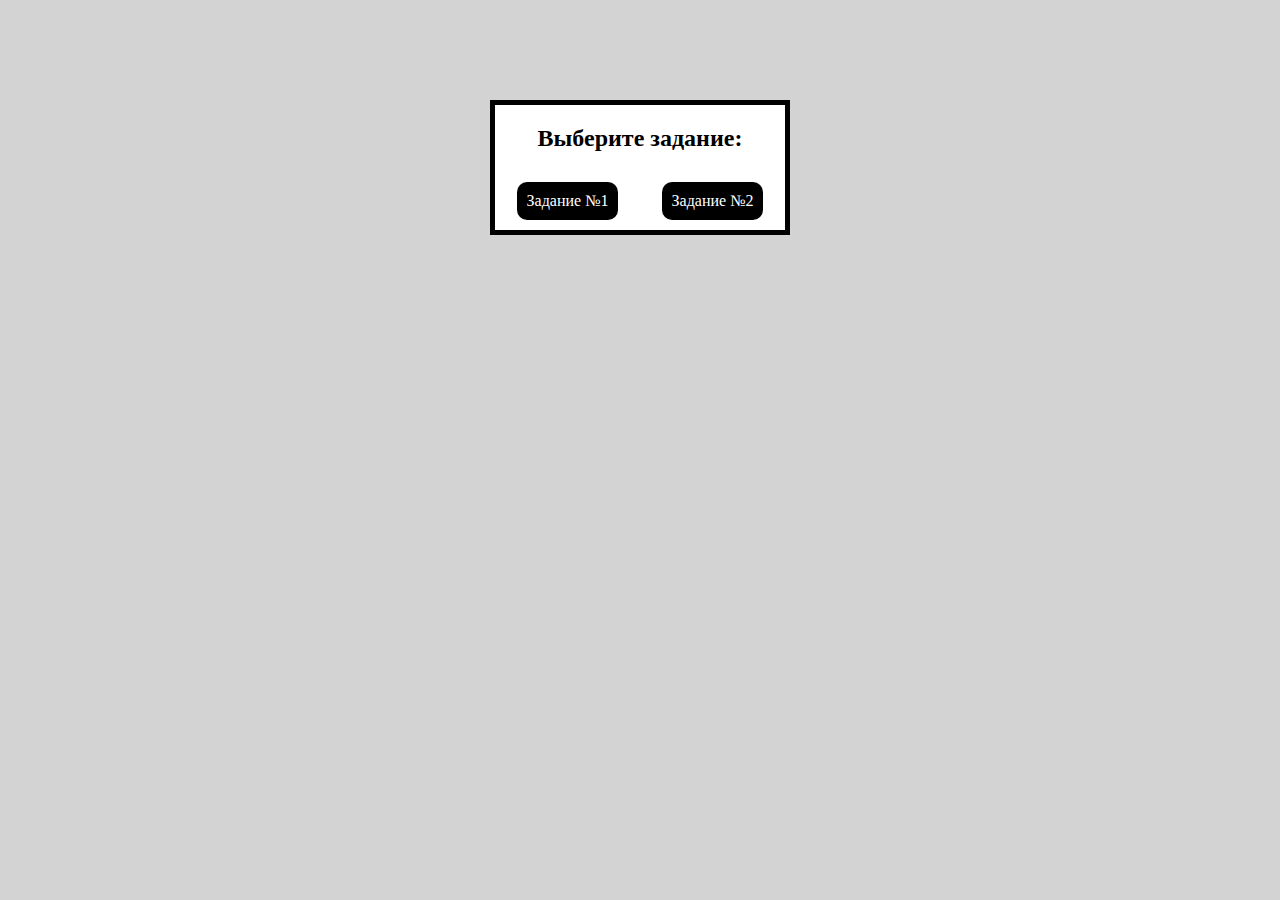
<file: index.html>
<!DOCTYPE html>
<html lang="en">

<head>
    <meta charset="UTF-8">
    <meta name="viewport" content="width=device-width, initial-scale=1.0">
    <title>Практика (1-7)</title>
    <link rel="stylesheet" href="style.css">
</head>

<body>
    <section>
        <h2>Выберите задание:</h2>
        <div>
            <a target="_blank" href="work1/index.html">Задание №1</a>
            <a target="_blank" href="work2/index.html">Задание №2</a>
        </div>
    </section>
</body>

</html>
</file>
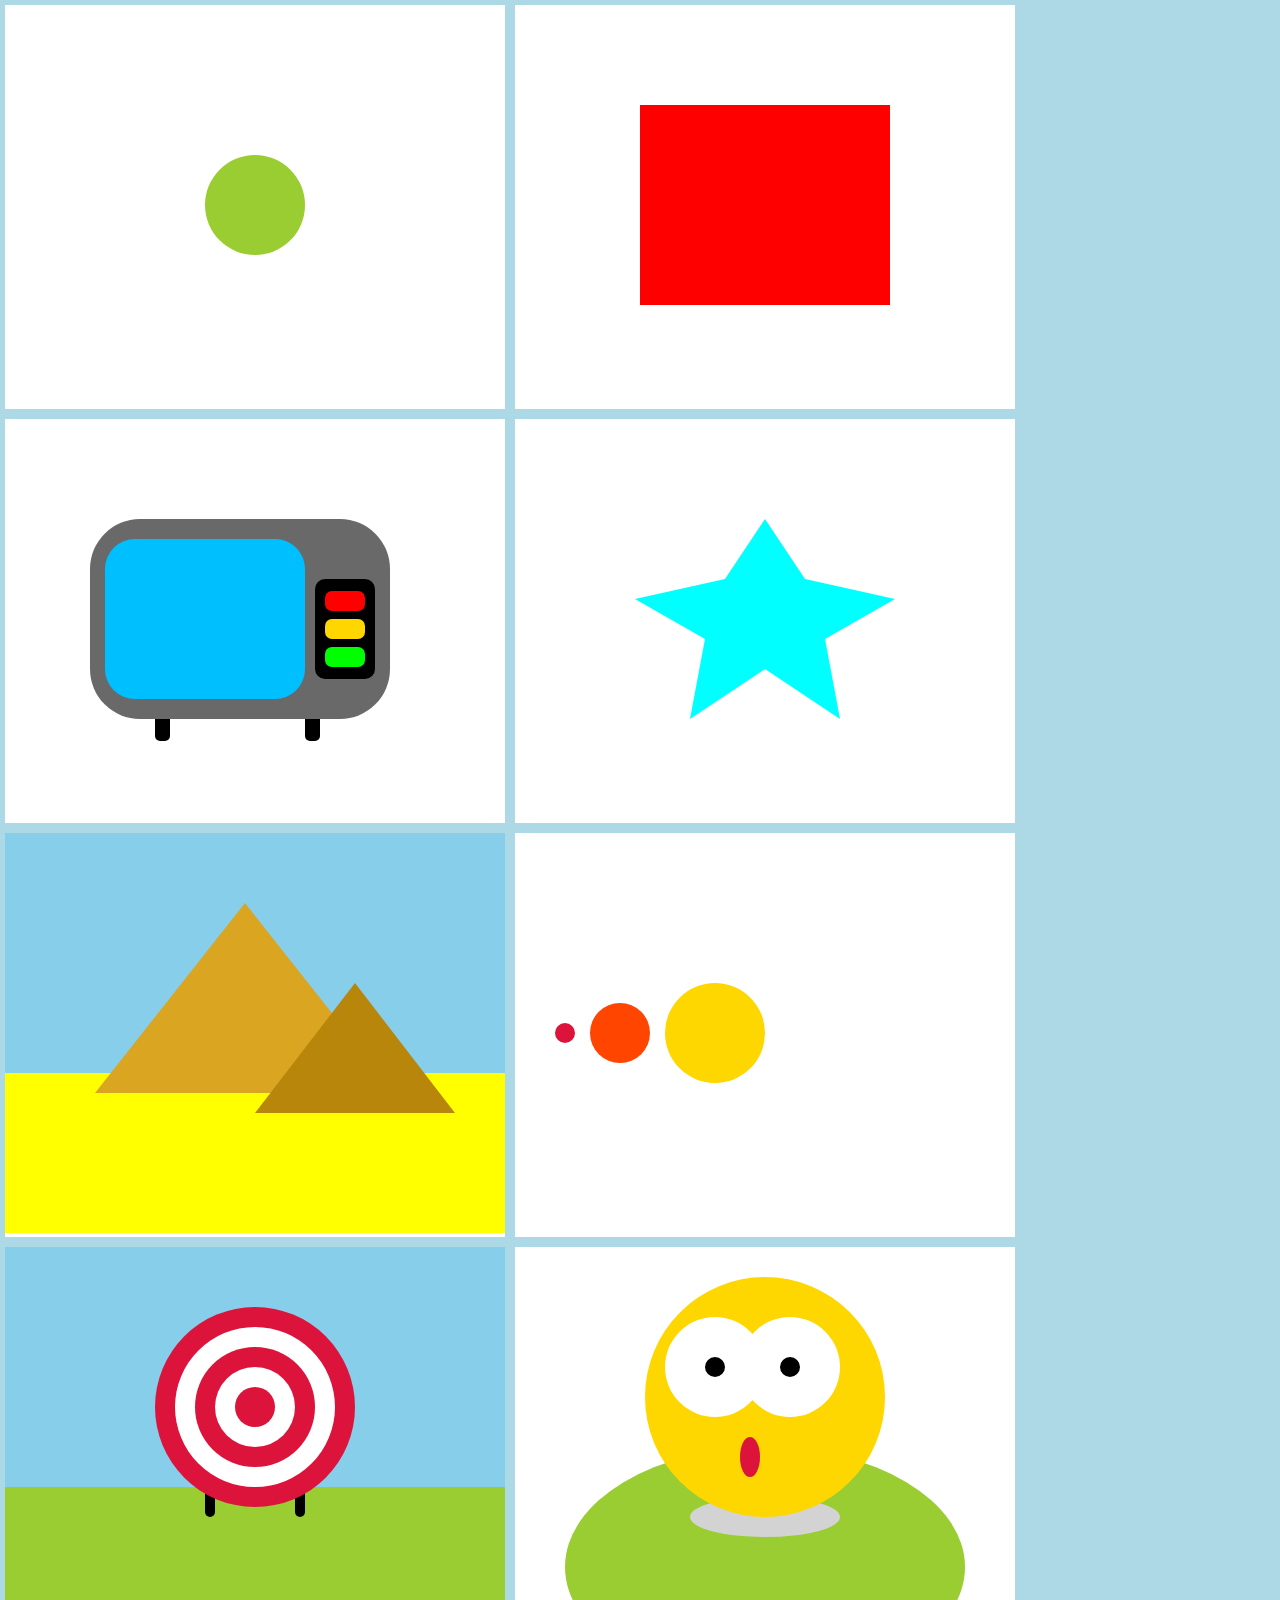
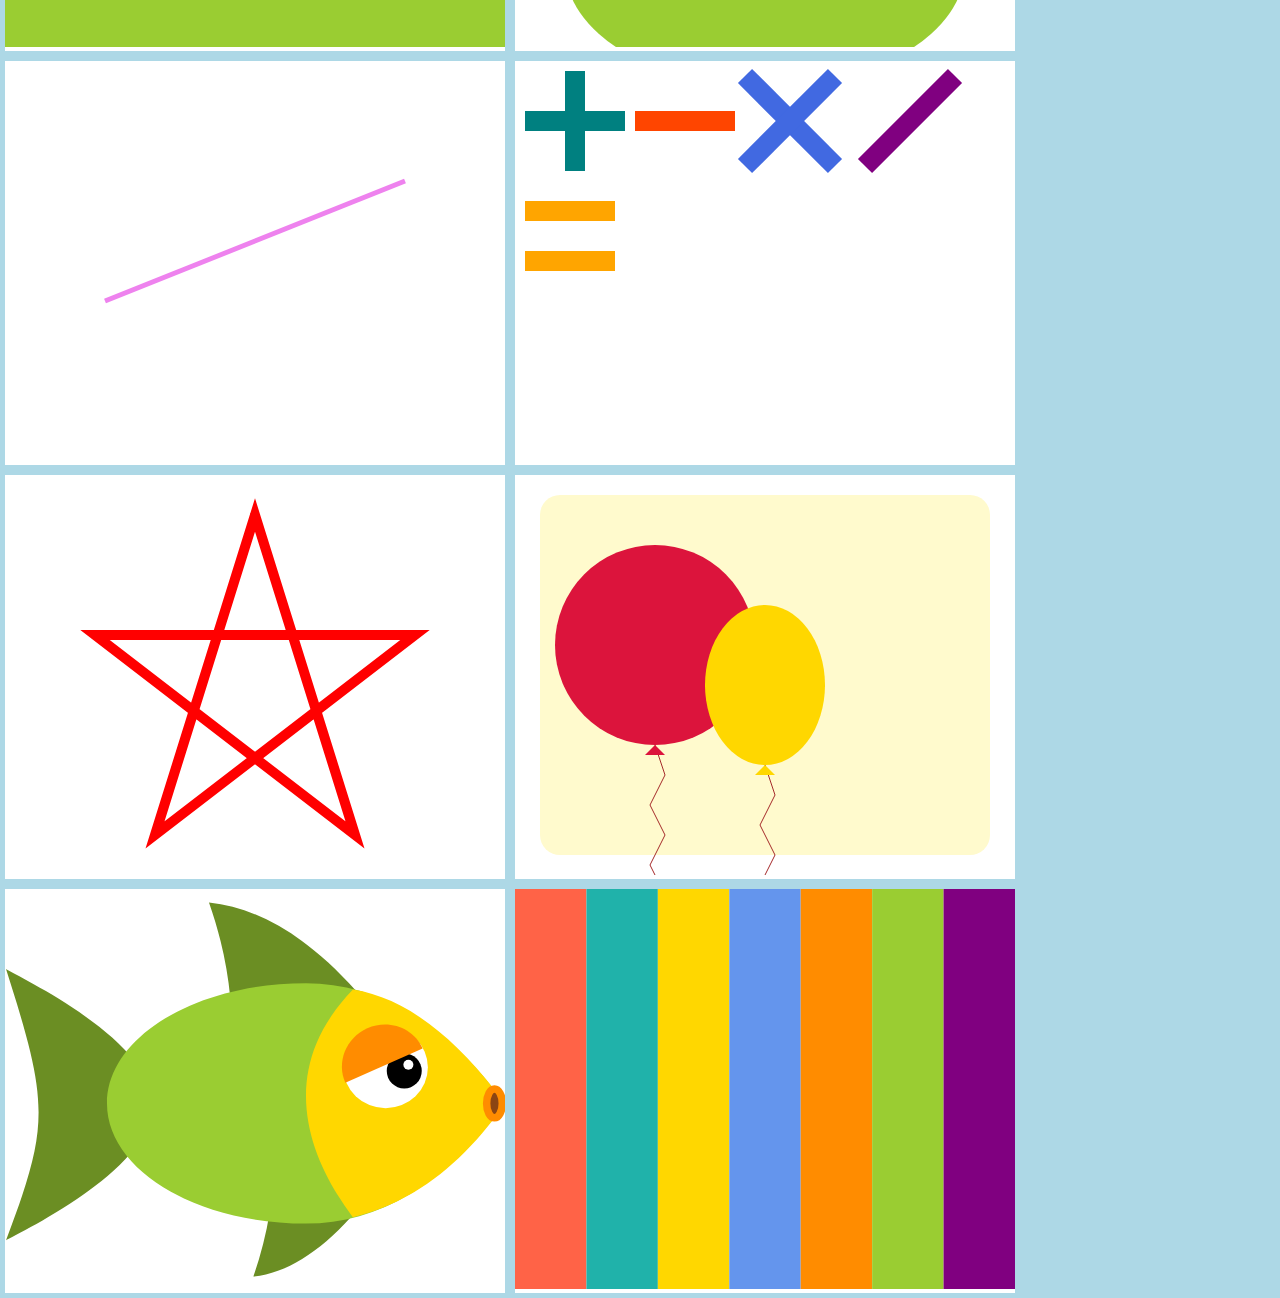
<file: work1/index.html>
<!DOCTYPE html>
<html lang="en">

<head>
    <meta charset="UTF-8">
    <meta name="viewport" content="width=device-width, initial-scale=1.0">
    <title>Практика (1-7)</title>
    <link rel="stylesheet" href="style.css">
</head>

<body>
    <main>
        <div>
            <svg>
                <circle r="50" cx="50%" cy="50%" fill="yellowgreen" />
            </svg>
        </div>
        <div>
            <svg>
                <rect width="50%" height="50%" x="25%" y="25%" fill="red" />
            </svg>
        </div>
        <div>
            <svg height="250" width="330">
                <rect class="leg" width="15" height="30" x="30%" y="73%" rx="5" fill="black" />
                <rect class="leg" width="15" height="30" x="60%" y="73%" rx="5" fill="black" />

                <rect class="case" width="300" height="200" x="17%" y="25%" rx="50" fill="dimgray" />
                <rect class="screen" width="200" height="160" x="20%" y="30%" rx="30" fill="deepskyblue" />

                <rect class="panel" width="60" height="100" x="62%" y="40%" rx="10" fill="black" />

                <rect class="button" width="40" height="20" x="64%" y="43%" rx="7" fill="red" />
                <rect class="button" width="40" height="20" x="64%" y="50%" rx="7" fill="gold" />
                <rect class="button" width="40" height="20" x="64%" y="57%" rx="7" fill="lime" />
            </svg>
        </div>
        <div>
            <svg>
                <polygon points="250,100 290,160 380,180 310,220 325,300 250,250 175,300 190,220 120,180 210,160  "
                    fill="aqua" />
            </svg>
        </div>
        <div>
            <svg>
                <rect width="100%" height="60%" fill="skyblue" />
                <rect width="100%" height="40%" fill="yellow" y="60%" />
                <polygon points="240,70 390,260 90,260" fill="goldenrod" />
                <polygon points="350,150 450,280 250,280" fill="darkgoldenrod" />
            </svg>
        </div>
        <div>
            <svg>
                <circle r="10" cx="50" cy="50%" fill="crimson" />
                <circle r="30" cx="105" cy="50%" fill="orangered" />
                <circle r="50" cx="200" cy="50%" fill="gold" />
            </svg>
        </div>
        <div>
            <svg width="300" height="290">
                <rect width="100%" height="60%" fill="skyblue" />
                <rect width="100%" height="40%" y="60%" fill="yellowgreen" />
                <rect width="10" height="30" x="40%" y="60%" rx="5" fill="black" />
                <rect width="10" height="30" x="58%" y="60%" rx="5" fill="black" />
                <circle r="100" cx="50%" cy="40%" fill="crimson" />
                <circle r="80" cx="50%" cy="40%" fill="white" />
                <circle r="60" cx="50%" cy="40%" fill="crimson" />
                <circle r="40" cx="50%" cy="40%" fill="white" />
                <circle r="20" cx="50%" cy="40%" fill="crimson" />
            </svg>
        </div>
        <div>
            <svg>
                <ellipse rx="40%" ry="30%" cx="50%" cy="80%" fill="yellowgreen" />

                <ellipse rx="75" ry="20" cx="50%" cy="270" fill="lightgray" />
                <circle r="120" cx="50%" cy="150" fill="gold" />
                <circle r="50" cx="40%" cy="120" fill="white" />
                <circle r="50" cx="55%" cy="120" fill="white" />
                <circle r="10" cx="40%" cy="120" fill="black" />
                <circle r="10" cx="55%" cy="120" fill="black" />
                <ellipse rx="10" ry="20" cx="47%" cy="210" fill="crimson" />
            </svg>
        </div>
        <div>
            <svg>
                <line x1="80%" y1="30%" x2="20%" y2="60%" stroke="violet" stroke-width="5" />
            </svg>
        </div>
        <div>
            <svg>
                <line x1="60" y1="10" x2="60" y2="110" stroke="teal" stroke-width="20" />
                <line x1="10" y1="60" x2="110" y2="60" stroke="teal" stroke-width="20" />
                <line x1="120" y1="60" x2="220" y2="60" stroke="orangered" stroke-width="20" />
                <line x1="230" y1="15" x2="320" y2="105" stroke="royalblue" stroke-width="20" />
                <line x1="320" y1="15" x2="230" y2="105" stroke="royalblue" stroke-width="20" />
                <line x1="350" y1="105" x2="440" y2="15" stroke="purple" stroke-width="20" />
                <line x1="10" y1="150" x2="100" y2="150" stroke="orange" stroke-width="20" />
                <line x1="10" y1="200" x2="100" y2="200" stroke="orange" stroke-width="20" />
            </svg>
        </div>
        <div>
            <svg viewBox="0 0 200 200">
                <polyline viewBox="100 100 100 100" points="50,180 100,20 150,180 20,80 180,80 50,180 100,20"
                    stroke="red" stroke-width="5" fill="none" />
            </svg>
        </div>
        <div>
            <svg>
                <rect width="90%" height="90%" x="5%" y="5%" rx="20" fill="lemonchiffon" />

                <polyline points="250,290 260,320 245,350 260,380 245,410 260,440 " stroke="brown" stroke-width="1px"
                    fill="none" />
                <polyline points="140,270 150,300 135,330 150,360 135,390 150,420 " stroke="brown" stroke-width="1px"
                    fill="none" />

                <circle r="100" cx="140" cy="170" fill="crimson" />
                <polygon points="140 270 130 280 150 280" fill="crimson" />

                <ellipse rx="60" ry="80" cx="250" cy="210" fill="gold" />

                <polygon points="250 290 240 300 260 300" fill="gold" />
            </svg>
        </div>
        <div>
            <svg viewBox="0 0 200 150">
                <g id="fish">
                    <path fill="olivedrab"
                        d="M81.592.37c19.9 2.102 39.47 13.838 58.707 35.207L90.11 38.462C88.937 25.884 86.097 13.186 81.592.37zM99.354 150c12.867-1.36 25.852-9.268 38.954-23.727l-32.45-1.865c-1.423 8.774-3.59 17.305-6.504 25.592zM59.08 81.25c0 27.163-58.707 53.685-58.707 54.327C17.8 89.394 17.765 81.25.373 26.923c0 .952 58.707 27.164 58.707 54.327z" />
                    <path fill="yellowgreen"
                        d="M120.398 128.846c29.31 0 55.843-16.025 79.602-48.077-23.76-32.052-50.293-48.078-79.602-48.078-43.963 0-79.602 21.525-79.602 48.077 0 26.55 35.64 48.076 79.602 48.076z" />
                    <path fill="gold"
                        d="M139.13 126.32c23.436-5.678 43.726-20.86 60.87-45.55-20.02-27.17-40.293-42.348-60.818-45.537-30.57 31.603-18.83 65.88-.052 91.086z" />
                    <g transform="translate(129.353 43.27)">
                        <ellipse cx="22.886" cy="23.077" fill="#FFF" rx="16.915" ry="16.346" />
                        <circle cx="30.348" cy="24.519" r="7" />
                        <circle r="2" cx="32" cy="22" fill="white" />
                        <path fill="darkorange"
                            d="M37.683 15.49C34.01 7.243 24.116 3.637 15.58 7.437c-8.533 3.8-12.475 13.566-8.803 21.813l30.906-13.76z" />
                    </g>
                    <path fill="saddlebrown" stroke="darkorange" stroke-width="3"
                        d="M195.788 86.538c1.728 0 3.13-2.583 3.13-5.77 0-3.185-1.402-5.768-3.13-5.768-1.73 0-3.13 2.583-3.13 5.77 0 3.185 1.4 5.768 3.13 5.768z" />
                </g>
            </svg>
        </div>
        <div>
            <svg viewBox="0 0 140 140" preserveAspectRatio="none">
                <g id="colored-stripes">
                    <path fill="tomato" d="M0 0h20v140H0z" />
                    <path fill="lightseagreen" d="M20 0h20v140H20z" />
                    <path fill="gold" d="M40 0h20v140H40z" />
                    <path fill="cornflowerblue" d="M60 0h20v140H60z" />
                    <path fill="darkorange" d="M80 0h20v140H80z" />
                    <path fill="yellowgreen" d="M100 0h20v140h-20z" />
                    <path fill="purple" d="M120 0h20v140h-20z" />
                </g>
            </svg>
        </div>
    </main>
</body>

</html>
</file>
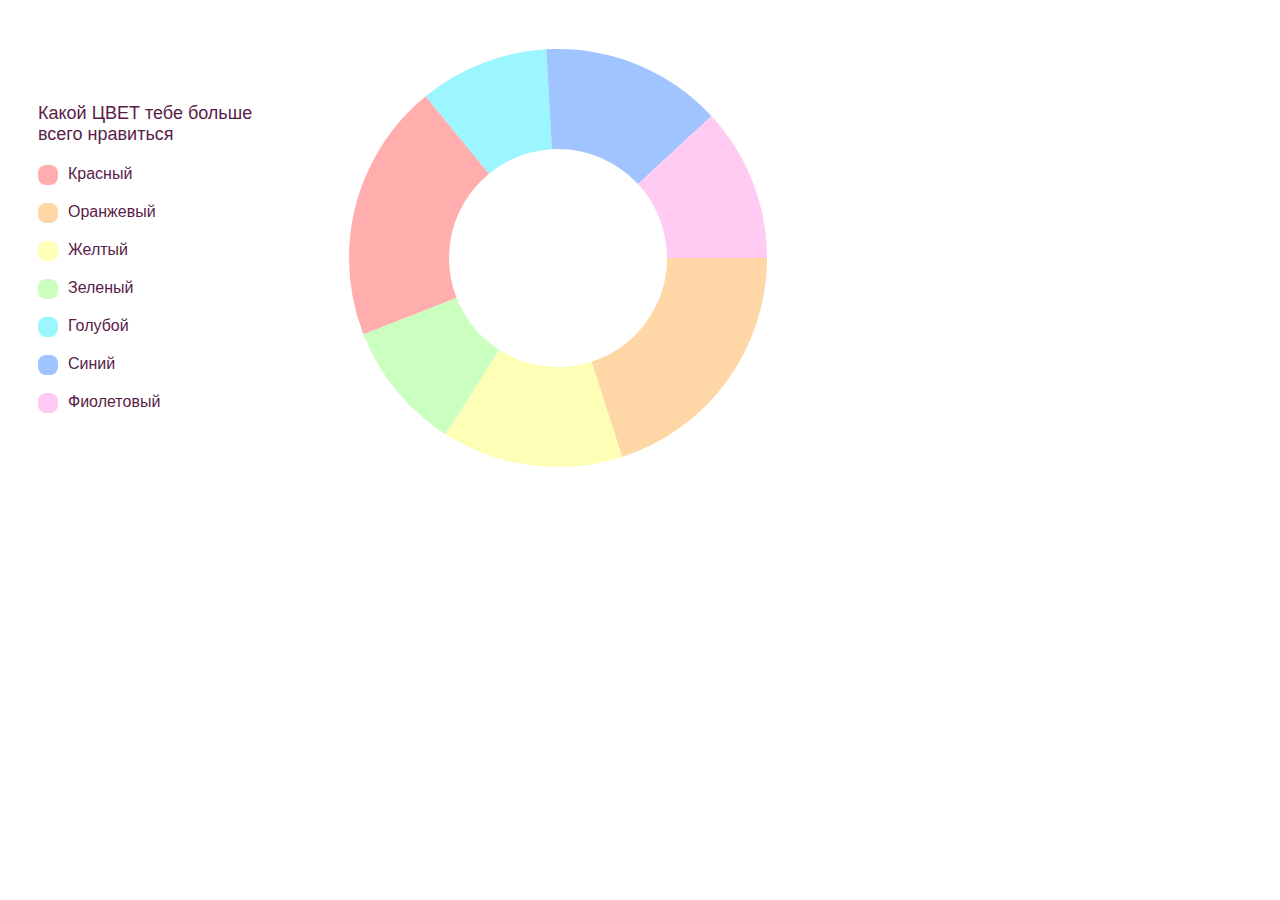
<file: work2/index.html>
<!DOCTYPE html>
<html lang="en">
<head>
    <meta charset="UTF-8">
    <meta name="viewport" content="width=device-width, initial-scale=1.0">
    <title>Практика (1-7)</title>
    <link rel="stylesheet" href="style.css">
</head>
<body>
    <div class="canvas">  
        <div class="legend">
          <p class="title">Какой ЦВЕТ тебе больше всего нравиться</p>
          <ul class="caption-list">
            <li class="caption-item">Красный</li>
            <li class="caption-item">Оранжевый</li>
            <li class="caption-item">Желтый</li>
            <li class="caption-item">Зеленый</li>
            <li class="caption-item">Голубой</li>
            <li class="caption-item">Синий</li>
            <li class="caption-item">Фиолетовый</li>
          </ul>
        </div>
        
        <svg class="chart" width="500" height="500" viewBox="0 0 50 50">
          <circle class="unit" r="15.9" cx="50%" cy="50%"></circle>
          <circle class="unit" r="15.9" cx="50%" cy="50%"></circle>
          <circle class="unit" r="15.9" cx="50%" cy="50%"></circle>
          <circle class="unit" r="15.9" cx="50%" cy="50%"></circle>
          <circle class="unit" r="15.9" cx="50%" cy="50%"></circle>
          <circle class="unit" r="15.9" cx="50%" cy="50%"></circle>
          <circle class="unit" r="15.9" cx="50%" cy="50%"></circle>
        </svg>
      </div>
      
</body>
</html>
</file>
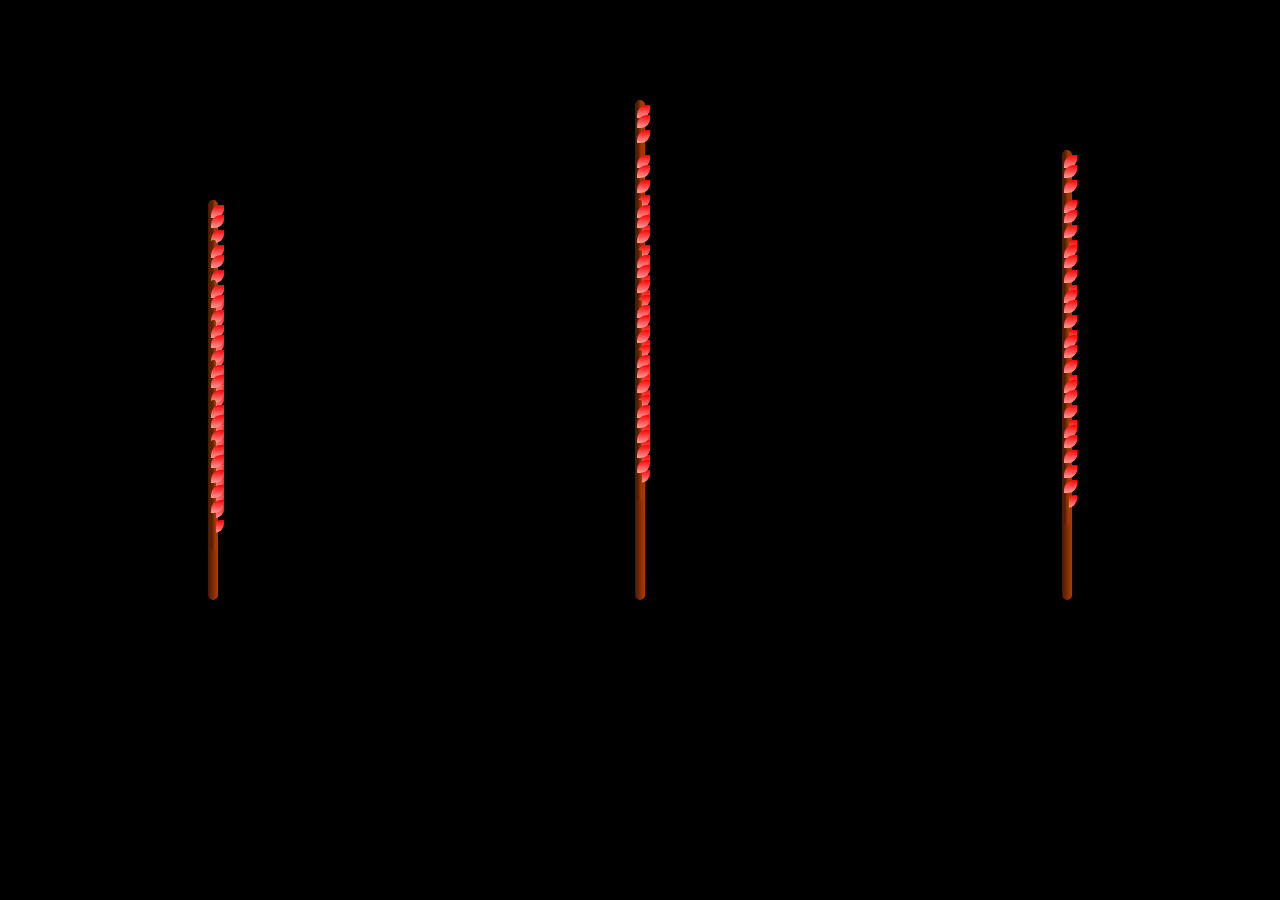
<file: work3/index.html>
<!DOCTYPE html>
<html lang="en">

<head>
    <meta charset="UTF-8">
    <meta name="viewport" content="width=device-width, initial-scale=1.0">
    <title>Анимация дерева</title>
    <link rel="stylesheet" href="style.css">
</head>

<body>
    <div class="canvas">
        <div class="tree1">
            <div class="trunk">
                <div class="branch">
                    <div class="leaf"></div>
                    <div class="leaf"></div>
                    <div class="leaf"></div>
                </div>
                <div class="branch">
                    <div class="leaf"></div>
                    <div class="leaf"></div>
                    <div class="leaf"></div>
                </div>
                <div class="branch">
                    <div class="leaf"></div>
                    <div class="leaf"></div>
                    <div class="leaf"></div>
                    <div class="leaf"></div>
                    <div class="leaf"></div>
                    <div class="leaf"></div>
                </div>
                <div class="branch">
                    <div class="leaf"></div>
                    <div class="leaf"></div>
                    <div class="leaf"></div>
                    <div class="leaf"></div>
                    <div class="leaf"></div>
                    <div class="leaf"></div>

                </div>
                <div class="branch">
                    <div class="leaf"></div>
                    <div class="leaf"></div>
                    <div class="leaf"></div>
                    <div class="leaf"></div>
                    <div class="leaf"></div>
                    <div class="leaf"></div>
                    <div class="leaf"></div>
                    <div class="leaf"></div>
                </div>
                <div class="branch">
                    <div class="leaf"></div>
                    <div class="leaf"></div>
                    <div class="leaf"></div>
                    <div class="leaf"></div>
                    <div class="leaf"></div>
                    <div class="leaf"></div>
                    <div class="leaf"></div>
                    <div class="leaf"></div>
                </div>
                <div class="branch">
                    <div class="leaf"></div>
                    <div class="leaf"></div>
                    <div class="leaf"></div>
                    <div class="leaf"></div>
                    <div class="leaf"></div>
                    <div class="leaf"></div>
                    <div class="leaf"></div>
                    <div class="leaf"></div>
                    <div class="leaf"></div>
                </div>
                <div class="branch">
                    <div class="leaf"></div>
                    <div class="leaf"></div>
                    <div class="leaf"></div>
                    <div class="leaf"></div>
                    <div class="leaf"></div>
                    <div class="leaf"></div>
                    <div class="leaf"></div>
                    <div class="leaf"></div>
                    <div class="leaf"></div>
                </div>
                <div class="branch">
                    <div class="leaf"></div>
                    <div class="leaf"></div>
                    <div class="leaf"></div>
                    <div class="leaf"></div>
                    <div class="leaf"></div>
                    <div class="leaf"></div>
                    <div class="leaf"></div>
                    <div class="leaf"></div>
                    <div class="leaf"></div>
                    <div class="leaf"></div>
                </div>
                <div class="branch">
                    <div class="leaf"></div>
                    <div class="leaf"></div>
                    <div class="leaf"></div>
                    <div class="leaf"></div>
                    <div class="leaf"></div>
                    <div class="leaf"></div>
                    <div class="leaf"></div>
                    <div class="leaf"></div>
                    <div class="leaf"></div>
                    <div class="leaf"></div>
                </div>
                <div class="branch">
                    <div class="leaf"></div>
                    <div class="leaf"></div>
                    <div class="leaf"></div>
                    <div class="leaf"></div>
                    <div class="leaf"></div>
                    <div class="leaf"></div>
                    <div class="leaf"></div>
                    <div class="leaf"></div>
                </div>
                <div class="branch">
                    <div class="leaf"></div>
                    <div class="leaf"></div>
                    <div class="leaf"></div>
                    <div class="leaf"></div>
                    <div class="leaf"></div>
                    <div class="leaf"></div>
                    <div class="leaf"></div>
                    <div class="leaf"></div>
                    <div class="leaf"></div>
                </div>
                <div class="branch">
                    <div class="leaf"></div>
                    <div class="leaf"></div>
                    <div class="leaf"></div>
                    <div class="leaf"></div>
                </div>
                <div class="branch">
                    <div class="leaf"></div>
                    <div class="leaf"></div>
                    <div class="leaf"></div>
                    <div class="leaf"></div>
                    <div class="leaf"></div>
                </div>
            </div>
        </div>
        <div class="tree2">
            <div class="trunk">
                <div class="branch">
                    <div class="leaf"></div>
                    <div class="leaf"></div>
                    <div class="leaf"></div>
                </div>
                <div class="branch">
                    <div class="leaf"></div>
                    <div class="leaf"></div>
                    <div class="leaf"></div>
                </div>
                <div class="branch">
                    <div class="leaf"></div>
                    <div class="leaf"></div>
                    <div class="leaf"></div>
                    <div class="leaf"></div>
                    <div class="leaf"></div>
                    <div class="leaf"></div>
                </div>
                <div class="branch">
                    <div class="leaf"></div>
                    <div class="leaf"></div>
                    <div class="leaf"></div>
                    <div class="leaf"></div>
                    <div class="leaf"></div>
                    <div class="leaf"></div>

                </div>
                <div class="branch">
                    <div class="leaf"></div>
                    <div class="leaf"></div>
                    <div class="leaf"></div>
                    <div class="leaf"></div>
                    <div class="leaf"></div>
                    <div class="leaf"></div>
                    <div class="leaf"></div>
                    <div class="leaf"></div>
                </div>
                <div class="branch">
                    <div class="leaf"></div>
                    <div class="leaf"></div>
                    <div class="leaf"></div>
                    <div class="leaf"></div>
                    <div class="leaf"></div>
                    <div class="leaf"></div>
                    <div class="leaf"></div>
                    <div class="leaf"></div>
                </div>
                <div class="branch">
                    <div class="leaf"></div>
                    <div class="leaf"></div>
                    <div class="leaf"></div>
                    <div class="leaf"></div>
                    <div class="leaf"></div>
                    <div class="leaf"></div>
                    <div class="leaf"></div>
                    <div class="leaf"></div>
                    <div class="leaf"></div>
                </div>
                <div class="branch">
                    <div class="leaf"></div>
                    <div class="leaf"></div>
                    <div class="leaf"></div>
                    <div class="leaf"></div>
                    <div class="leaf"></div>
                    <div class="leaf"></div>
                    <div class="leaf"></div>
                    <div class="leaf"></div>
                    <div class="leaf"></div>
                </div>
                <div class="branch">
                    <div class="leaf"></div>
                    <div class="leaf"></div>
                    <div class="leaf"></div>
                    <div class="leaf"></div>
                    <div class="leaf"></div>
                    <div class="leaf"></div>
                    <div class="leaf"></div>
                    <div class="leaf"></div>
                    <div class="leaf"></div>
                    <div class="leaf"></div>
                </div>
                <div class="branch">
                    <div class="leaf"></div>
                    <div class="leaf"></div>
                    <div class="leaf"></div>
                    <div class="leaf"></div>
                    <div class="leaf"></div>
                    <div class="leaf"></div>
                    <div class="leaf"></div>
                    <div class="leaf"></div>
                    <div class="leaf"></div>
                    <div class="leaf"></div>
                </div>
                <div class="branch">
                    <div class="leaf"></div>
                    <div class="leaf"></div>
                    <div class="leaf"></div>
                    <div class="leaf"></div>
                    <div class="leaf"></div>
                    <div class="leaf"></div>
                    <div class="leaf"></div>
                    <div class="leaf"></div>
                </div>
                <div class="branch">
                    <div class="leaf"></div>
                    <div class="leaf"></div>
                    <div class="leaf"></div>
                    <div class="leaf"></div>
                    <div class="leaf"></div>
                    <div class="leaf"></div>
                    <div class="leaf"></div>
                    <div class="leaf"></div>
                    <div class="leaf"></div>
                </div>
                <div class="branch">
                    <div class="leaf"></div>
                    <div class="leaf"></div>
                    <div class="leaf"></div>
                    <div class="leaf"></div>
                </div>
                <div class="branch">
                    <div class="leaf"></div>
                    <div class="leaf"></div>
                    <div class="leaf"></div>
                    <div class="leaf"></div>
                    <div class="leaf"></div>
                </div>
            </div>
        </div>
        <div class="tree3">
            <div class="trunk">
                <div class="branch">
                    <div class="leaf"></div>
                    <div class="leaf"></div>
                    <div class="leaf"></div>
                </div>
                <div class="branch">
                    <div class="leaf"></div>
                    <div class="leaf"></div>
                    <div class="leaf"></div>
                </div>
                <div class="branch">
                    <div class="leaf"></div>
                    <div class="leaf"></div>
                    <div class="leaf"></div>
                    <div class="leaf"></div>
                    <div class="leaf"></div>
                    <div class="leaf"></div>
                </div>
                <div class="branch">
                    <div class="leaf"></div>
                    <div class="leaf"></div>
                    <div class="leaf"></div>
                    <div class="leaf"></div>
                    <div class="leaf"></div>
                    <div class="leaf"></div>

                </div>
                <div class="branch">
                    <div class="leaf"></div>
                    <div class="leaf"></div>
                    <div class="leaf"></div>
                    <div class="leaf"></div>
                    <div class="leaf"></div>
                    <div class="leaf"></div>
                    <div class="leaf"></div>
                    <div class="leaf"></div>
                </div>
                <div class="branch">
                    <div class="leaf"></div>
                    <div class="leaf"></div>
                    <div class="leaf"></div>
                    <div class="leaf"></div>
                    <div class="leaf"></div>
                    <div class="leaf"></div>
                    <div class="leaf"></div>
                    <div class="leaf"></div>
                </div>
                <div class="branch">
                    <div class="leaf"></div>
                    <div class="leaf"></div>
                    <div class="leaf"></div>
                    <div class="leaf"></div>
                    <div class="leaf"></div>
                    <div class="leaf"></div>
                    <div class="leaf"></div>
                    <div class="leaf"></div>
                    <div class="leaf"></div>
                </div>
                <div class="branch">
                    <div class="leaf"></div>
                    <div class="leaf"></div>
                    <div class="leaf"></div>
                    <div class="leaf"></div>
                    <div class="leaf"></div>
                    <div class="leaf"></div>
                    <div class="leaf"></div>
                    <div class="leaf"></div>
                    <div class="leaf"></div>
                </div>
                <div class="branch">
                    <div class="leaf"></div>
                    <div class="leaf"></div>
                    <div class="leaf"></div>
                    <div class="leaf"></div>
                    <div class="leaf"></div>
                    <div class="leaf"></div>
                    <div class="leaf"></div>
                    <div class="leaf"></div>
                    <div class="leaf"></div>
                    <div class="leaf"></div>
                </div>
                <div class="branch">
                    <div class="leaf"></div>
                    <div class="leaf"></div>
                    <div class="leaf"></div>
                    <div class="leaf"></div>
                    <div class="leaf"></div>
                    <div class="leaf"></div>
                    <div class="leaf"></div>
                    <div class="leaf"></div>
                    <div class="leaf"></div>
                    <div class="leaf"></div>
                </div>
                <div class="branch">
                    <div class="leaf"></div>
                    <div class="leaf"></div>
                    <div class="leaf"></div>
                    <div class="leaf"></div>
                    <div class="leaf"></div>
                    <div class="leaf"></div>
                    <div class="leaf"></div>
                    <div class="leaf"></div>
                </div>
                <div class="branch">
                    <div class="leaf"></div>
                    <div class="leaf"></div>
                    <div class="leaf"></div>
                    <div class="leaf"></div>
                    <div class="leaf"></div>
                    <div class="leaf"></div>
                    <div class="leaf"></div>
                    <div class="leaf"></div>
                    <div class="leaf"></div>
                </div>
                <div class="branch">
                    <div class="leaf"></div>
                    <div class="leaf"></div>
                    <div class="leaf"></div>
                    <div class="leaf"></div>
                </div>
                <div class="branch">
                    <div class="leaf"></div>
                    <div class="leaf"></div>
                    <div class="leaf"></div>
                    <div class="leaf"></div>
                    <div class="leaf"></div>
                </div>
            </div>
        </div>
    </div>
</body>

</html>
</file>
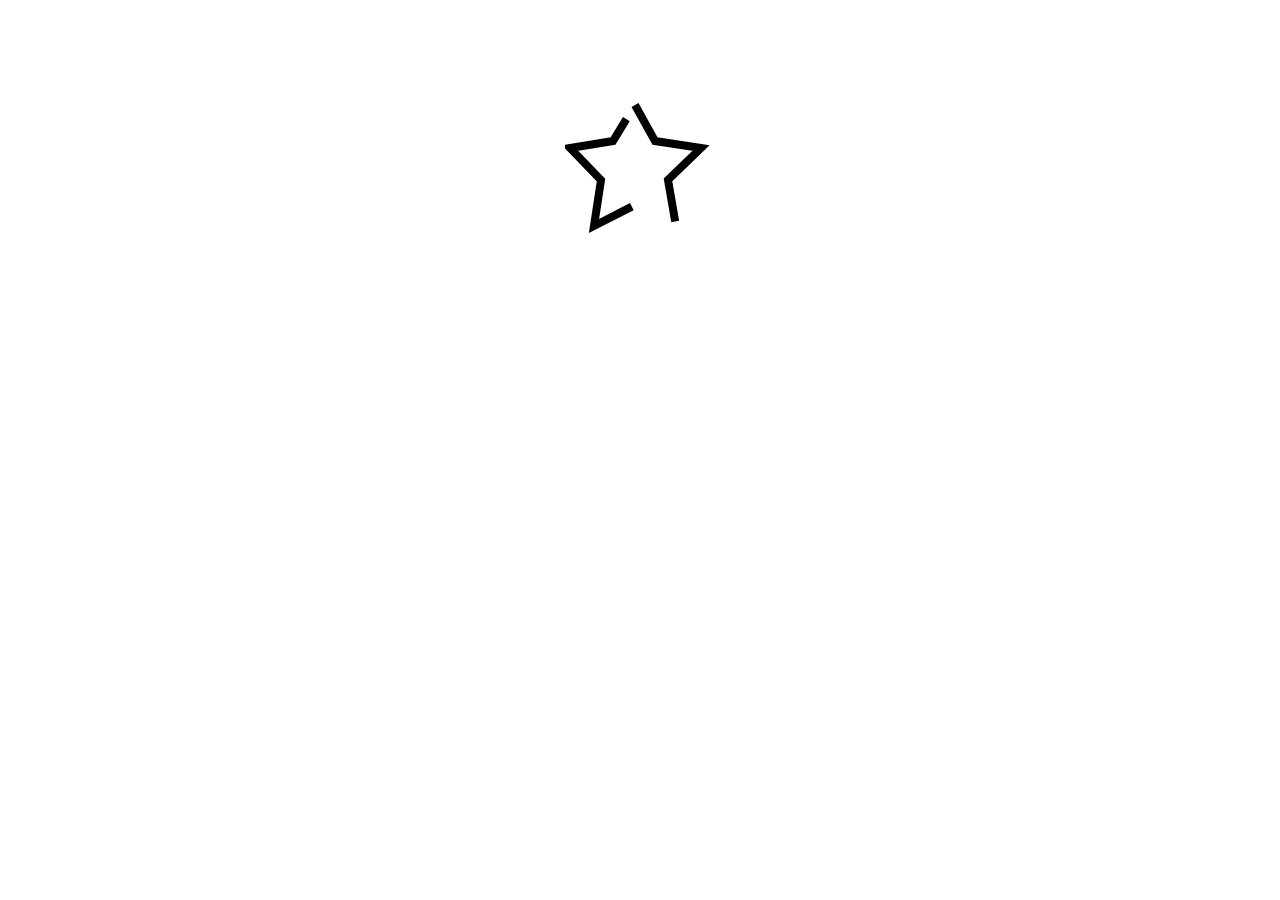
<file: work4/index.html>
<!DOCTYPE html>
<html lang="en">

<head>
    <meta charset="UTF-8">
    <meta name="viewport" content="width=device-width, initial-scale=1.0">
    <title>Практика (1-8)</title>
    <link rel="stylesheet" href="style.css">
</head>

<body>
    <div class="container">
        <svg id="svg" width="150px">
            <polygon id="eight" points="70,5 90,41 136,48 103,80 111,126 70,105 29,126 36,80 5,48 48,41"
            fill="none" stroke="black" stroke-width="5"/>/>
        </svg>
    </div>
</body>

</html>
</file>
<file: style.css>
* {
    margin: 0;
    padding: 0;
    color: black;
    text-decoration: none;
}

body {
    width: 300px;
    margin: 0 auto;
    background: lightgrey;
}

section {
    margin-top: 100px;
    background: white;
    border: 5px solid black;
}

h2 {
    text-align: center;
    padding: 20px;
}

div {
    display: flex;
    justify-content: space-around;
}

a {
    background: black;
    color: white;
    border-radius: 10px;
    padding: 10px;
    margin: 10px;
}
</file>
<file: work1/style.css>
* {
    margin: 0;
    padding: 0;
}

body {
    background: lightblue;
    margin: 0 auto;
}

main {
    display: flex;
    flex-wrap: wrap;
}

div {
    background: white;
    margin: 5px;
}

svg{
    width: 500px;
    height: 400px;
}
</file>
<file: work2/style.css>
@keyframes render {
    0% {
        stroke-dasharray: 0 100;
    }
}

.canvas {
    display: flex;
    justify-content: space-between;
    align-items: center;
    max-width: 800px;
}

.legend {
    max-width: 250px;
    margin-left: 30px;
}

.title {
    font-family: "Verdana", sans-serif;
    font-size: 18px;
    line-height: 21px;
    color: #591d48;
}

.caption-list {
    margin: 0;
    padding: 0;
    list-style: none;
}

.caption-item {
    position: relative;

    margin: 20px 0;
    padding-left: 30px;

    font-family: "Verdana", sans-serif;
    font-size: 16px;
    line-height: 18px;
    color: #591d48;
    cursor: pointer;
}

.caption-item:hover {
    opacity: 0.8;
}

.caption-item::before {
    content: "";

    position: absolute;
    top: 0;
    left: 0;

    width: 20px;
    height: 20px;

    border-radius: 8px;
}

.caption-item:nth-child(1)::before {
    background-color: #ffadad;
}

.caption-item:nth-child(2)::before {
    background-color: #ffd6a5;
}

.caption-item:nth-child(3)::before {
    background-color: #fdffb6;
}

.caption-item:nth-child(4)::before {
    background-color: #caffbf;
}

.caption-item:nth-child(5)::before {
    background-color: #9bf6ff;
}

.caption-item:nth-child(6)::before {
    background-color: #a0c4ff;
}

.caption-item:nth-child(7)::before {
    background-color: #ffcbf2;
}

.chart {
    min-width: 500px;
}

.unit {
    fill: none;
    stroke-width: 10;
    cursor: pointer;

    animation-name: render;
    animation-duration: 1.5s;
    transition-property: all;
    transition-duration: 1.5s;
}

.unit:hover,
.hovered {
    opacity: 0.8;
    stroke-width: 12;
}

.unit:nth-child(1) {
    stroke: #ffd6a5;
    stroke-dasharray: 20 100;
}

.unit:nth-child(2) {
    stroke: #fdffb6;
    stroke-dasharray: 14 100;
    stroke-dashoffset: -20;
}

.unit:nth-child(3) {
    stroke: #caffbf;
    stroke-dasharray: 10 100;
    stroke-dashoffset: -34;
}

.unit:nth-child(4) {
    stroke: #ffadad;
    stroke-dasharray: 20 100;
    stroke-dashoffset: -44;
}

.unit:nth-child(5) {
    stroke: #9bf6ff;
    stroke-dasharray: 10 100;
    stroke-dashoffset: -64;
}

.unit:nth-child(6) {
    stroke: #a0c4ff;
    stroke-dasharray: 14 100;
    stroke-dashoffset: -74;
}

.unit:nth-child(7) {
    stroke: #ffcbf2;
    stroke-dasharray: 30 100;
    stroke-dashoffset: -88;
}
</file>
<file: work3/style.css>
* {
    margin: 0;
    padding: 0;
}

@keyframes leaf-even-grow {
    0% {
        transform: rotate(90deg) scale(0);
    }

    100% {
        transform: rotate(90deg) scale(1);
    }
}

@keyframes leaf-odd-grow {
    0% {
        transform: rotate(-180deg) scale(0);
    }

    100% {
        transform: rotate(-180deg) scale(1);
    }
}

@keyframes branch-even-grow {
    0% {
        transform: rotate(45deg) scale(0);
    }

    100% {
        transform: rotate(45deg) scale(1);
    }
}

@keyframes branch-odd-grow {
    0% {
        transform: rotate(-45deg) scale(0);
    }

    100% {
        transform: rotate(-45deg) scale(1);
    }
}

body {
    margin: 0 auto;
    background: black;
}

.canvas {
    display: flex;
    justify-content: space-around;
    align-items: end;

    width: 100%;
    min-height: 600px;
}
.tree1>.trunk{
    height: 400px;
}
.tree3>.trunk{
    height: 450px;
}

.trunk,
.branch {
    border-radius: 25px;
    background: linear-gradient(to right, #481800, #b43c00);
}

.trunk {
    position: relative;

    width: 10px;
    height: 500px;
}

/* Ветки */
.branch {
    position: absolute;
    transform-origin: top center;

    width: 5px;
    left: 50%;
    margin-left: -2.5px;
}

.branch:nth-child(even) {
    animation-name: branch-even-grow;
    animation-duration: 3s;
    animation-fill-mode: both;
}

.branch:nth-child(odd) {

    animation-name: branch-odd-grow;
    animation-duration: 3s;
    animation-fill-mode: both;
}

.branch:nth-child(1),
.branch:nth-child(2) {
    top: 0;
    height: 70px;
}

.branch:nth-child(3),
.branch:nth-child(4) {
    top: 10%;
    height: 100px;
}

.branch:nth-child(5),
.branch:nth-child(6) {
    top: 20%;
    height: 135px;
}

.branch:nth-child(7),
.branch:nth-child(8) {
    top: 30%;
    height: 170px;
}

.branch:nth-child(9),
.branch:nth-child(10) {
    top: 40%;
    height: 180px;
}

.branch:nth-child(11),
.branch:nth-child(12) {
    top: 50%;
    height: 150px;
}

.branch:nth-child(13),
.branch:nth-child(14) {
    top: 60%;
    height: 100px;
}

/* Листья */
.leaf {
    position: absolute;
    transform-origin: center bottom;

    width: 13px;
    height: 13px;
    background: linear-gradient(#ff0000, #ff9b9b);
    border-radius: 75% 0 75% 0;
}

.leaf:nth-child(even) {
    transform-origin: 30% 100%;

    animation-name: leaf-even-grow;
    animation-duration: 5s;
    animation-fill-mode: both;
}

.leaf:nth-child(odd) {
    transform-origin: 0% 100%;

    animation-name: leaf-odd-grow;
    animation-duration: 5s;
    animation-fill-mode: both;
}

.leaf:nth-child(1) {
    top: 5px;
    animation-delay: 3s;
}

.leaf:nth-child(2) {
    top: 15px;
    animation-delay: 3.5s;
}

.leaf:nth-child(3) {
    top: 30px;
    animation-delay: 4s;
}

.leaf:nth-child(4) {
    top: 45px;
    animation-delay: 4.5s;
}

.leaf:nth-child(5) {
    top: 60px;
    animation-delay: 5s;
}

.leaf:nth-child(6) {
    top: 75px;
    animation-delay: 5.5s;
}

.leaf:nth-child(7) {
    top: 90px;
    animation-delay: 6s;
}

.leaf:nth-child(8) {
    top: 105px;
    animation-delay: 6.5s;
}

.leaf:nth-child(9) {
    top: 120px;
    animation-delay: 7s;
}

.leaf:nth-child(10) {
    top: 135px;
    animation-delay: 7.5s;
}
</file>
<file: work4/style.css>
*{
    margin: 0;
    padding: 0;
}

body{
    width: 150px;
    margin: 100px auto;
}

.container {
    background: white;
}

#eight {
    fill: none;
    stroke: black;
    stroke-width: 8;
    stroke-dasharray: 202.75, 54.25;
    stroke-dashoffset: 27px;
}

#svg:hover #eight {
    fill: #dedede;
    animation: move 1s infinite linear;
}

@keyframes move {
    0% {
        stroke-dashoffset: 27px;
    }

    100% {
        stroke-dashoffset: 257px;
    }
}
</file>
